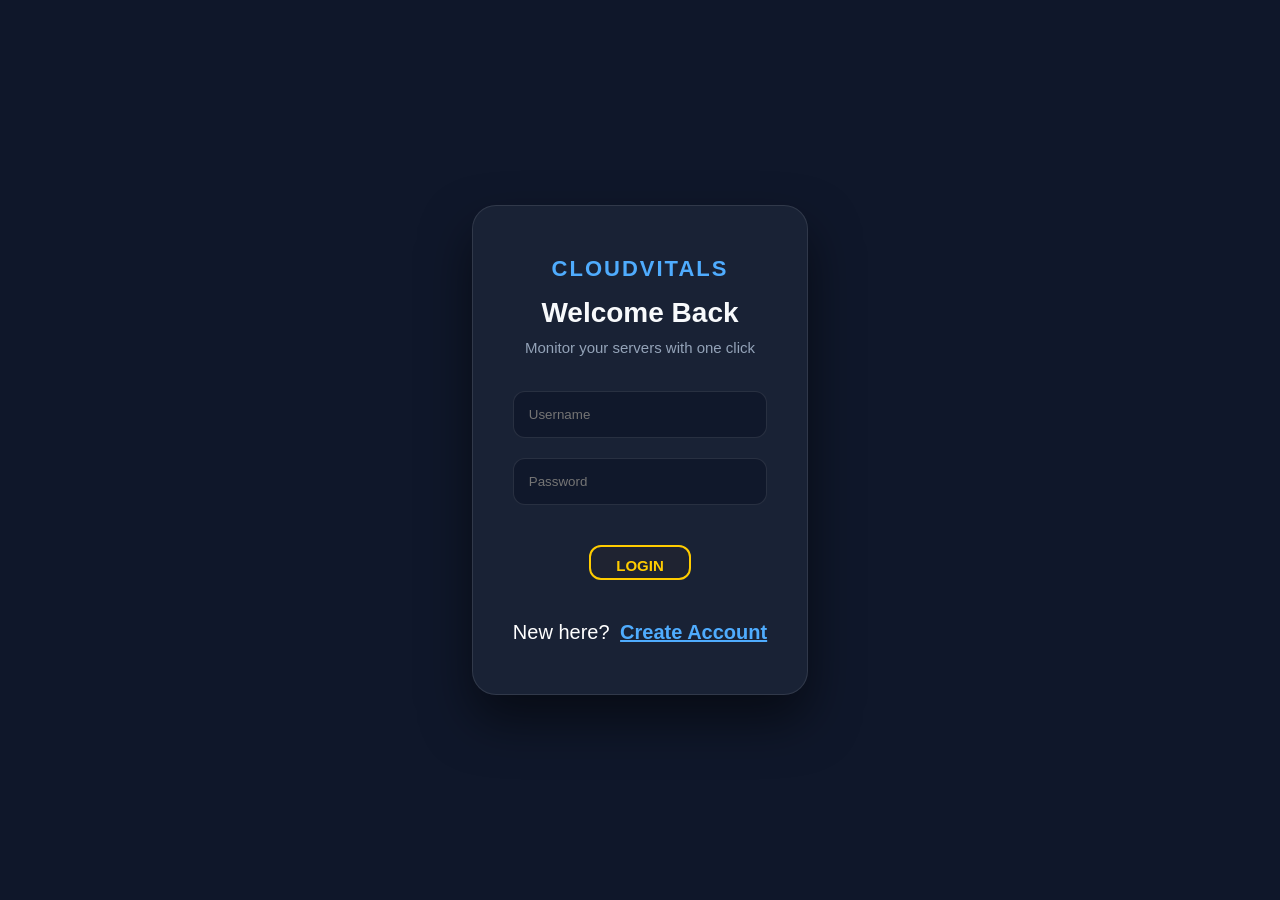
<file: index.html>
<!DOCTYPE html>

<html lang="en">
<head>
    <meta charset="UTF-8">
    <meta name="viewport" content="width=device-width, initial-scale=1.0">
    <title>CloudVitals | Login</title>
    <link rel="stylesheet" href="style.css">
</head>

<body>
    <div class="main-wrapper">
        <div class="login-card">
        <div class="logo">CloudVitals</div>
        <h2>Welcome Back</h2>
        <p>Monitor your servers with one click</p>

        <form id="loginForm">
            <div class="input-group">
            <input type="text" placeholder="Username" required>
            </div>
            <div class="input-group">
                <input type="password" placeholder="Password" required>
            </div>
            <button type="submit" class="login-btn">Login</button>
        </from>
        <br>
        <br>
        <br>
        <div class="footer-Links">
            <span>New here? <a href="#">Create Account</a></span>
        </div>
    </div>
    </div>

</body>
</html>
</file>
<file: style.css>
:root {
    --primary: #4facfe;
    --secondary: #00f2fe;
    --bg-dark: #0f172a;
    --card-bg: rgba(30, 41, 59, 0.7);
    --text-main: #f8fafc;
    --text-dim: #94a3b8;
    --accent-yellow: #ffcc00; /* Bright Yellow */
}

* {
    margin: 0;
    padding: 0;
    box-sizing: border-box;
    font-family: 'Inter', sans-serif;
}

body {
    background-color: var(--bg-dark);
    height: 100vh;
    display: flex;
    justify-content: center;
    align-items: center;
}

.login-card { 
    background: var(--card-bg);
    backdrop-filter: blur(12px);
    border: 1px solid rgba(255, 255, 255, 0.1);
    padding: 50px 40px;
    border-radius: 24px;
    width: 100%;
    max-width: 420px;
    text-align: center;
    box-shadow: 0 25px 50px rgba(0, 0, 0, 0.5);
}

/* 1. CloudVitals ka size kafi bada kiya */
.logo { 
    font-size: 60px; 
    font-weight: 800;
    color: var(--primary);
    margin-bottom: 10px;
    letter-spacing: -2px;
    text-transform: uppercase;
}

h2 { color: var(--text-main); font-size: 28px; margin-bottom: 10px; }
p { color: var(--text-dim); font-size: 15px; margin-bottom: 35px; }

.input-group input {
    width: 100%;
    padding: 15px;
    margin-bottom: 20px;
    background: rgba(15, 23, 42, 0.8);
    border: 1px solid rgba(255, 255, 255, 0.1);
    border-radius: 12px;
    color: white;
    outline: none;
}

/* 1. Login Button: Black Background, Yellow Text, and Bigger Size */
.login-btn {
    width: 40%;
    height:35px;
    padding: 10px; /* Pehle se thoda aur bada kiya */
   background-color: #1f2331; /* Ekdum Black Background */
    color: #ffcc00; /* Bright Yellow Text */
    border: 2px solid #ffcc00; /* Yellow Border taaki black par dikhe */
    border-radius: 12px;
    font-size: 15px; /* Font size bhi bada kiya */
    font-weight: 700; /* Extra Bold */
    text-transform: uppercase; /* Saare letters bade */
    cursor: pointer;
    margin-top: 20px;
    transition: 0.3s;
    text-align: center;
    flex-direction: column;
    justify-content: center;
    align-items: center;
    
}

.login-btn:hover {
    background-color: #ffcc00; /* Hover karne par colors swap ho jayenge */
    
    transform: scale(1.03); /* Thoda sa zoom effect */
}


/* 2. CloudVitals Logo: Size aur bada kiya */
.logo {
    font-size: 22px; /* Ab ye ekdum bold aur bada dikhega */
    font-weight: 700;
    color: var(--primary);
    margin-bottom: 15px;
    letter-spacing: 2px;
    
}

/* 2. New here wali line kafi niche shift ki */
.footer-Links {
    margin-top: 5px; 
    font-size: 20px;
    color: white;
}

/* 3. Create Account ka color Yellow kiya */
.footer-Links a {
    color:var(--primary);
    text-decoration: underline;
    font-weight: 700;
    margin-left: 5px;
}

.footer-Links a:hover {
    text-decoration: underline;
}
</file>
